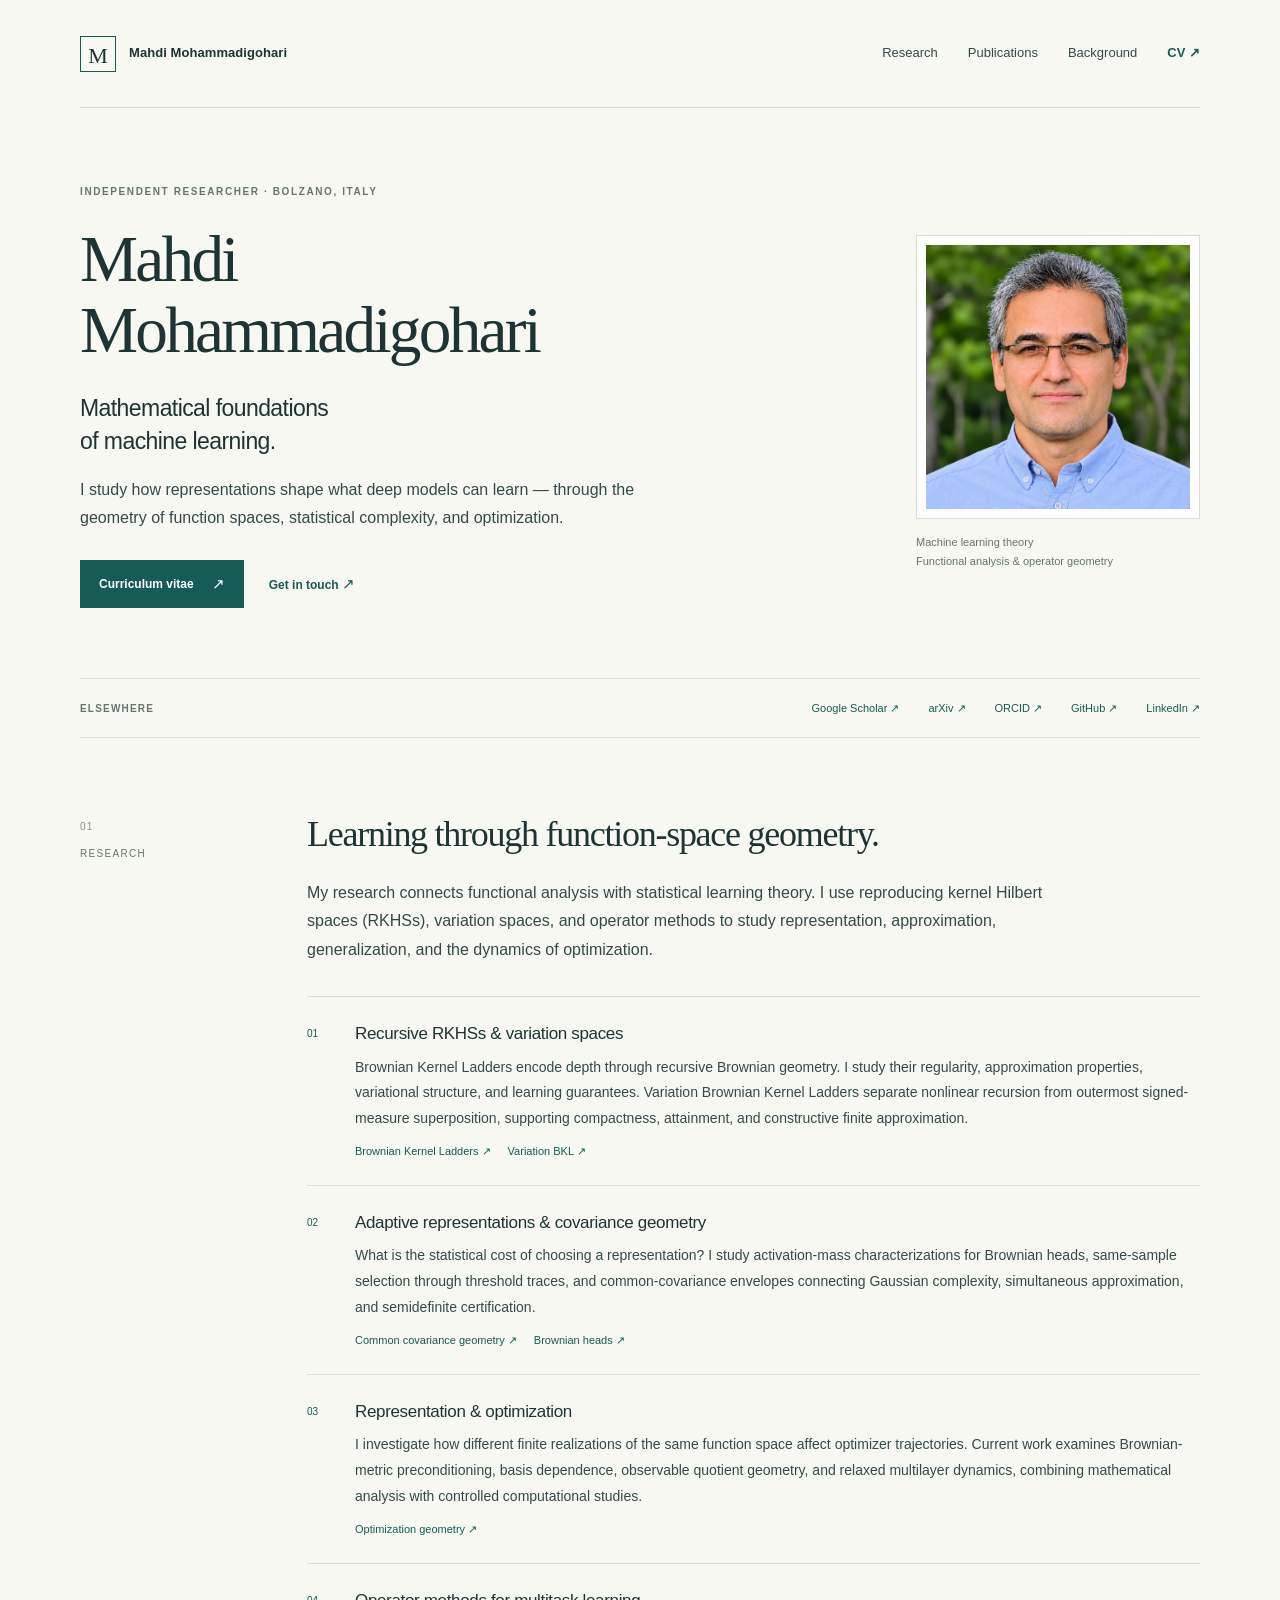
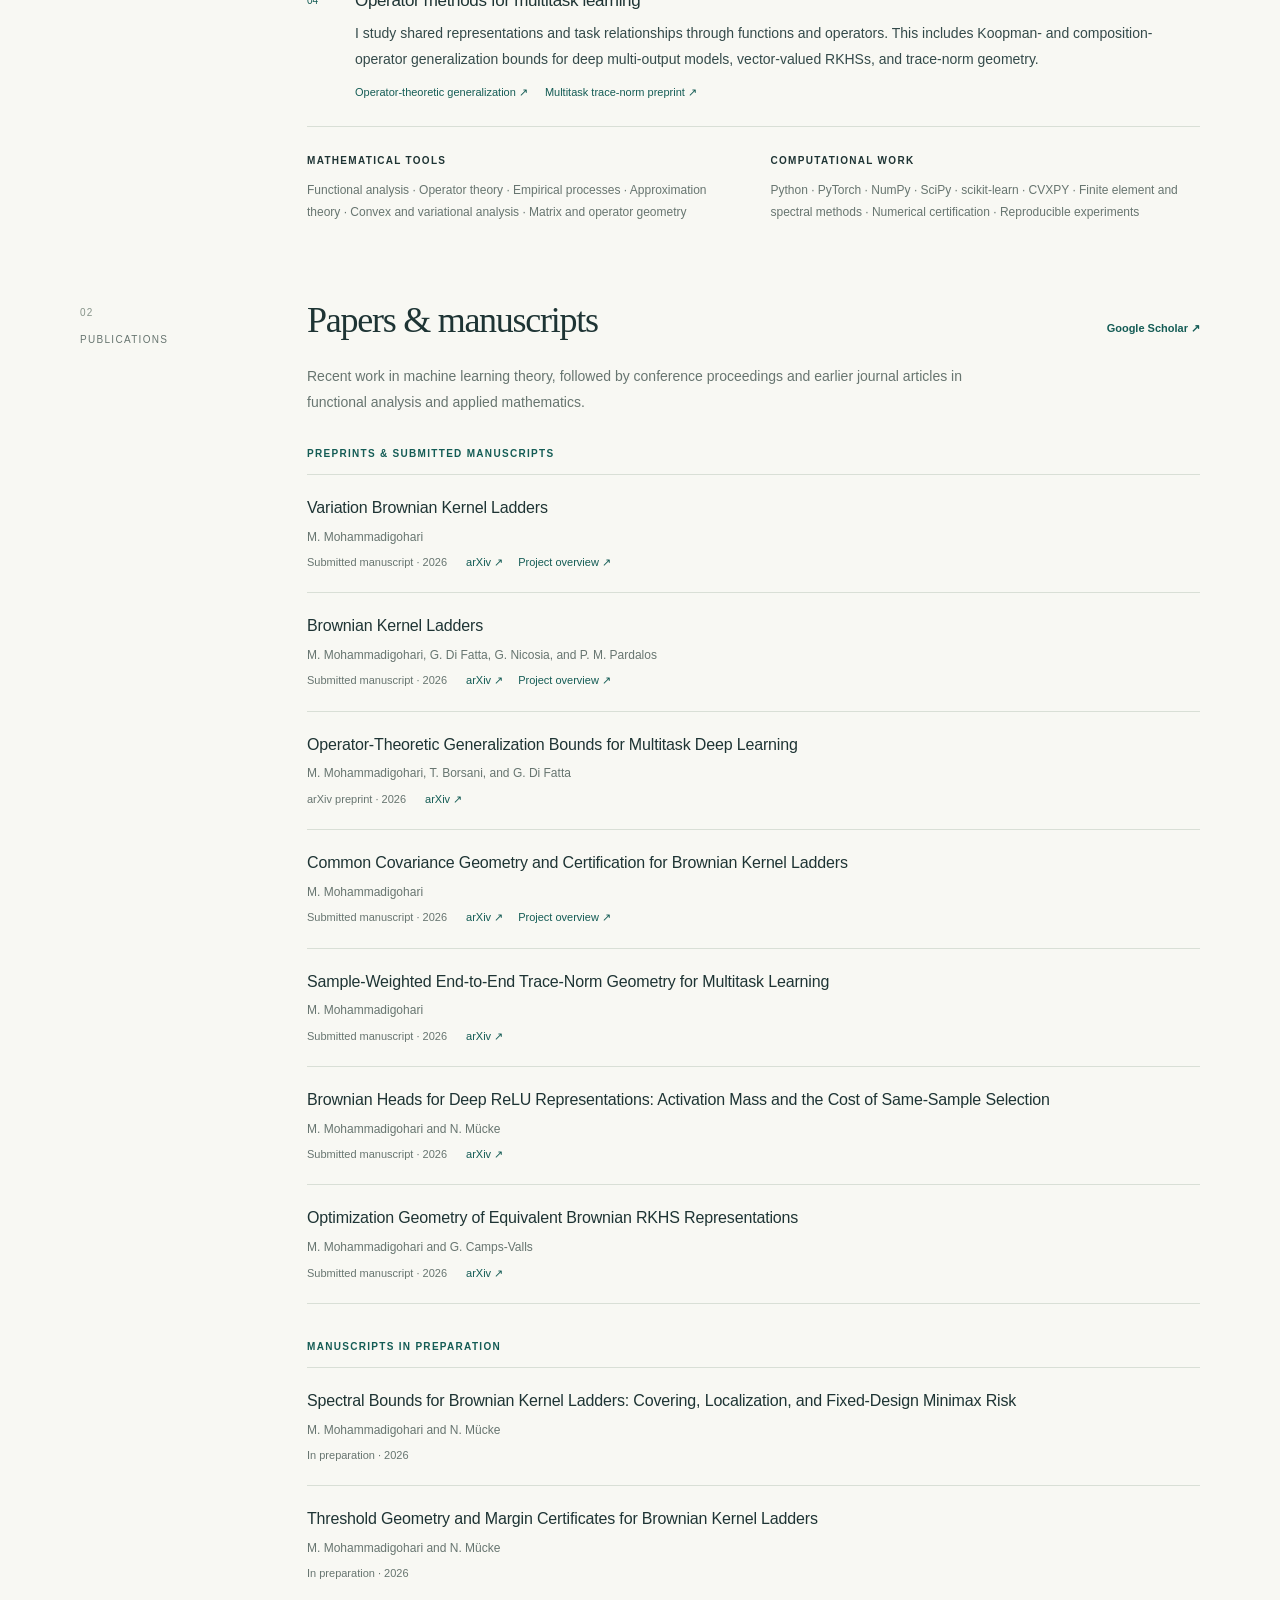
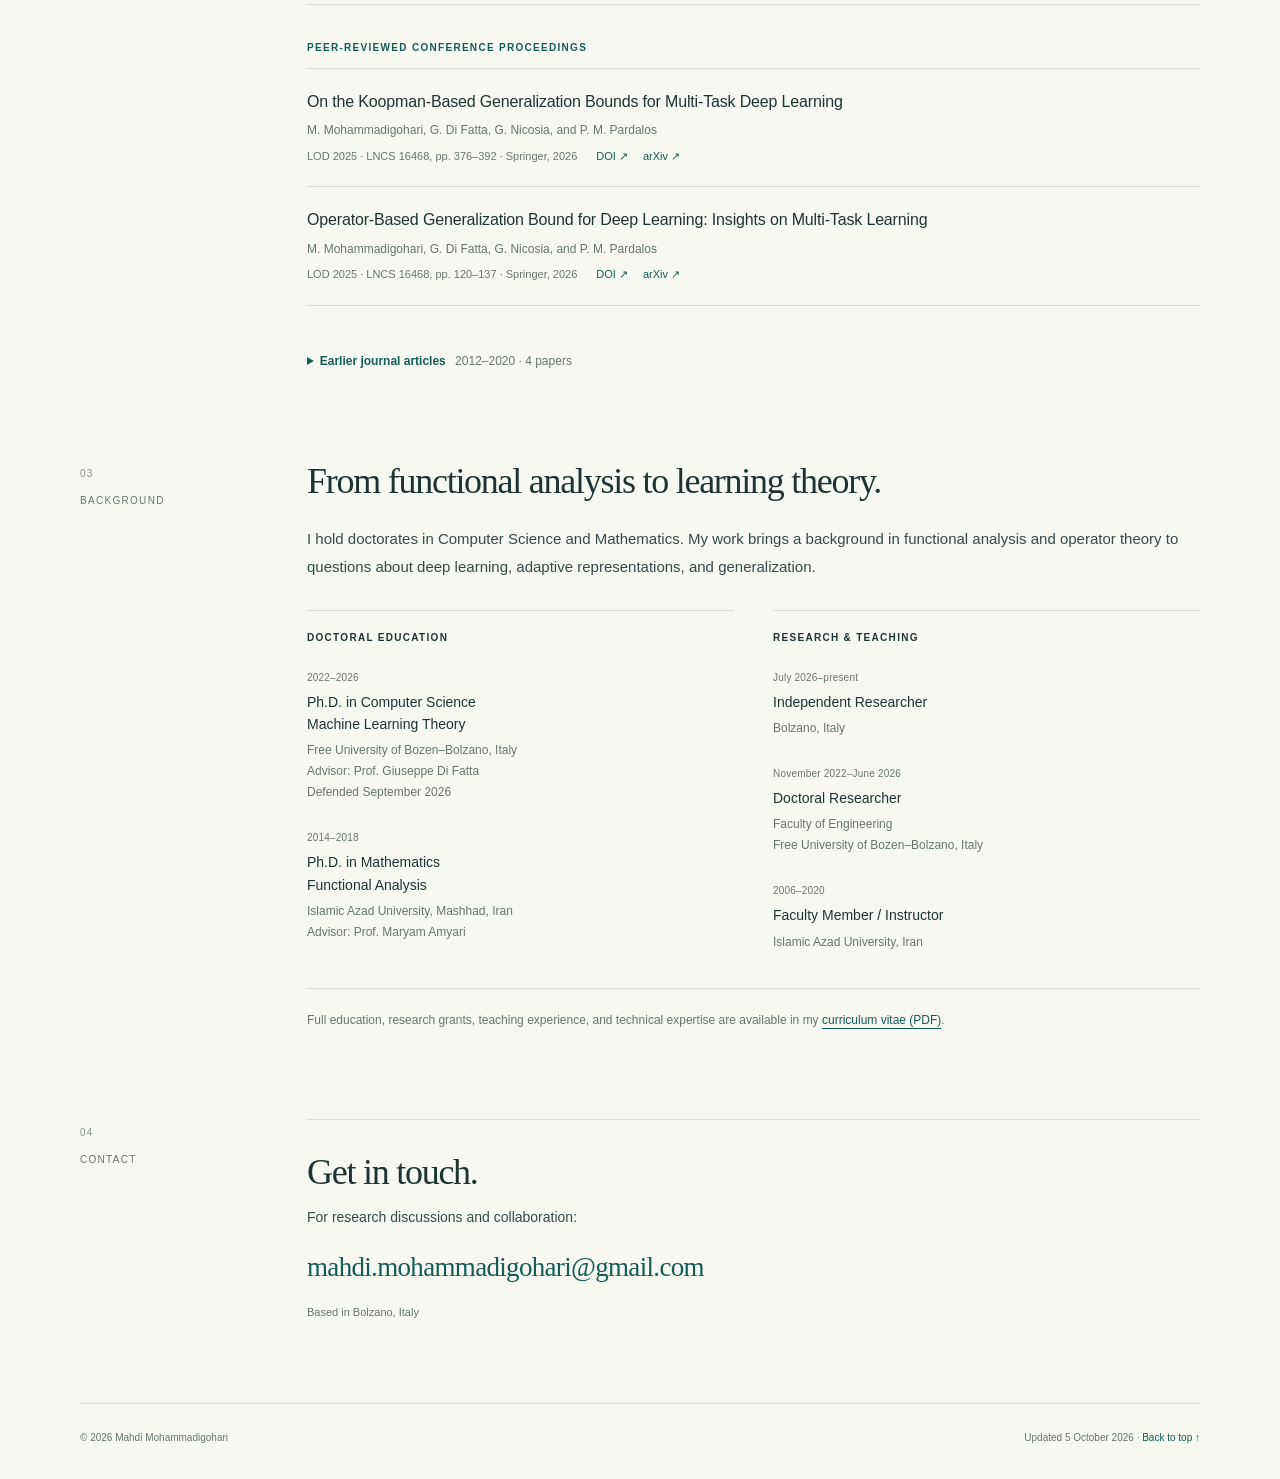
<file: index.html>
<!DOCTYPE html>
<html lang="en">
<head>
  <meta charset="UTF-8">
  <meta name="viewport" content="width=device-width, initial-scale=1">
  <meta name="description" content="Mahdi Mohammadigohari — independent researcher in machine learning theory and functional analysis. Research on Brownian kernel ladders, representation learning, statistical complexity, and optimization geometry.">
  <meta name="author" content="Mahdi Mohammadigohari">
  <meta property="og:title" content="Mahdi Mohammadigohari | Machine Learning Theory">
  <meta property="og:description" content="Mathematical foundations of machine learning. Research, publications, and background in kernel methods, representation learning, and optimization geometry.">
  <meta property="og:image" content="https://mmg1980cs.github.io/myphoto-2026-11-final.webp">
  <meta property="og:url" content="https://mmg1980cs.github.io/">
  <meta property="og:type" content="website">
  <meta name="theme-color" content="#145c55">
  <link rel="canonical" href="https://mmg1980cs.github.io/">
  <link rel="icon" type="image/svg+xml" href="assets/favicon.svg">
  <link rel="stylesheet" href="assets/site.css">
  <title>Mahdi Mohammadigohari | Machine Learning Theory</title>
  <!-- Google Analytics -->
  <script async src="https://www.googletagmanager.com/gtag/js?id=G-FGTDMCL7GJ"></script>
  <script>
    window.dataLayer = window.dataLayer || [];
    function gtag() { window.dataLayer.push(arguments); }
    gtag("js", new Date());
    gtag("config", "G-FGTDMCL7GJ");
  </script>
</head>
<body>
<a class="skip-link" href="#main">Skip to main content</a>
<div class="wrap">
  <header class="site-header">
    <a class="wordmark" href="#top" aria-label="Mahdi Mohammadigohari, home"><span class="monogram" aria-hidden="true">M</span><span class="wordmark-name">Mahdi Mohammadigohari</span></a>
    <nav class="site-nav" aria-label="Main navigation">
      <a href="#research">Research</a>
      <a href="#publications">Publications</a>
      <a href="#background">Background</a>
      <a class="nav-cv" href="Mahdi_Mohammadigohari_CV.pdf">CV <span aria-hidden="true">↗</span></a>
    </nav>
  </header>
  <main id="main">
    <section class="hero" id="top" aria-labelledby="name">
      <div class="hero-copy">
        <p class="eyebrow">Independent researcher · Bolzano, Italy</p>
        <h1 id="name"><span>Mahdi</span><span>Mohammadigohari</span></h1>
        <p class="hero-subtitle">Mathematical foundations<br>of machine learning.</p>
        <p class="hero-description">I study how representations shape what deep models can learn — through the geometry of function spaces, statistical complexity, and optimization.</p>
        <div class="hero-actions">
          <a class="button" href="Mahdi_Mohammadigohari_CV.pdf">Curriculum vitae <span class="arrow" aria-hidden="true">↗</span></a>
          <a class="text-link" href="mailto:mahdi.mohammadigohari@gmail.com">Get in touch <span class="arrow" aria-hidden="true">↗</span></a>
        </div>
      </div>
      <figure class="portrait">
        <div class="portrait-frame"><img src="myphoto-2026-11-final.webp" width="640" height="640" alt="Portrait of Mahdi Mohammadigohari" fetchpriority="high"></div>
        <figcaption><span>Machine learning theory</span><span>Functional analysis &amp; operator geometry</span></figcaption>
      </figure>
    </section>
    <div class="profile-links" aria-label="Academic profiles">
      <span class="links-label">Elsewhere</span>
      <a href="https://scholar.google.com/citations?hl=en&amp;user=xywR8SAAAAAJ&amp;view_op=list_works&amp;sortby=pubdate">Google Scholar <span aria-hidden="true">↗</span></a>
      <a href="https://arxiv.org/search/?query=Mahdi+Mohammadigohari&amp;searchtype=author">arXiv <span aria-hidden="true">↗</span></a>
      <a href="https://orcid.org/0000-0002-4811-6585">ORCID <span aria-hidden="true">↗</span></a>
      <a href="https://github.com/mmg1980CS">GitHub <span aria-hidden="true">↗</span></a>
      <a href="https://www.linkedin.com/in/mahdi-mohammadigohari-659b0b254">LinkedIn <span aria-hidden="true">↗</span></a>
    </div>
    <section class="content-section" id="research" aria-labelledby="research-heading">
      <p class="section-label"><span>01</span>Research</p>
      <div class="section-content">
        <h2 id="research-heading">Learning through function-space geometry.</h2>
        <p class="section-intro">My research connects functional analysis with statistical learning theory. I use reproducing kernel Hilbert spaces (RKHSs), variation spaces, and operator methods to study representation, approximation, generalization, and the dynamics of optimization.</p>
        <ol class="research-list">
          <li class="research-item"><div>
            <h3>Recursive RKHSs &amp; variation spaces</h3>
            <p>Brownian Kernel Ladders encode depth through recursive Brownian geometry. I study their regularity, approximation properties, variational structure, and learning guarantees. Variation Brownian Kernel Ladders separate nonlinear recursion from outermost signed-measure superposition, supporting compactness, attainment, and constructive finite approximation.</p>
            <div class="research-links"><a href="bkl.html">Brownian Kernel Ladders <span aria-hidden="true">↗</span></a><a href="vbkl.html">Variation BKL <span aria-hidden="true">↗</span></a></div>
          </div></li>
          <li class="research-item"><div>
            <h3>Adaptive representations &amp; covariance geometry</h3>
            <p>What is the statistical cost of choosing a representation? I study activation-mass characterizations for Brownian heads, same-sample selection through threshold traces, and common-covariance envelopes connecting Gaussian complexity, simultaneous approximation, and semidefinite certification.</p>
            <div class="research-links"><a href="cove-bkl.html">Common covariance geometry <span aria-hidden="true">↗</span></a><a href="https://arxiv.org/abs/2609.21422">Brownian heads <span aria-hidden="true">↗</span></a></div>
          </div></li>
          <li class="research-item"><div>
            <h3>Representation &amp; optimization</h3>
            <p>I investigate how different finite realizations of the same function space affect optimizer trajectories. Current work examines Brownian-metric preconditioning, basis dependence, observable quotient geometry, and relaxed multilayer dynamics, combining mathematical analysis with controlled computational studies.</p>
            <div class="research-links"><a href="https://arxiv.org/abs/2609.21693">Optimization geometry <span aria-hidden="true">↗</span></a></div>
          </div></li>
          <li class="research-item"><div>
            <h3>Operator methods for multitask learning</h3>
            <p>I study shared representations and task relationships through functions and operators. This includes Koopman- and composition-operator generalization bounds for deep multi-output models, vector-valued RKHSs, and trace-norm geometry.</p>
            <div class="research-links"><a href="https://arxiv.org/abs/2608.15982">Operator-theoretic generalization <span aria-hidden="true">↗</span></a><a href="https://arxiv.org/abs/2609.29520">Multitask trace-norm preprint <span aria-hidden="true">↗</span></a></div>
          </div></li>
        </ol>
        <div class="methods">
          <div><h3>Mathematical tools</h3><p>Functional analysis · Operator theory · Empirical processes · Approximation theory · Convex and variational analysis · Matrix and operator geometry</p></div>
          <div><h3>Computational work</h3><p>Python · PyTorch · NumPy · SciPy · scikit-learn · CVXPY · Finite element and spectral methods · Numerical certification · Reproducible experiments</p></div>
        </div>
      </div>
    </section>
    <section class="content-section" id="publications" aria-labelledby="publications-heading">
      <p class="section-label"><span>02</span>Publications</p>
      <div class="section-content">
        <div class="section-heading"><h2 id="publications-heading">Papers &amp; manuscripts</h2><a class="text-link" href="https://scholar.google.com/citations?hl=en&amp;user=xywR8SAAAAAJ&amp;view_op=list_works&amp;sortby=pubdate">Google Scholar <span aria-hidden="true">↗</span></a></div>
        <p class="publication-intro">Recent work in machine learning theory, followed by conference proceedings and earlier journal articles in functional analysis and applied mathematics.</p>
<div class="pub-group"><h3>Preprints &amp; submitted manuscripts</h3>
<ol class="publications">
<li class="publication"><p class="pub-title"><a href="https://arxiv.org/abs/2608.13882">Variation Brownian Kernel Ladders</a></p><p class="pub-authors">M. Mohammadigohari</p><div class="pub-meta"><span class="pub-status">Submitted manuscript · 2026</span><span class="pub-links"><a href="https://arxiv.org/abs/2608.13882">arXiv <span aria-hidden="true">↗</span></a><a href="vbkl.html">Project overview <span aria-hidden="true">↗</span></a></span></div></li>
<li class="publication"><p class="pub-title"><a href="https://arxiv.org/abs/2606.15812">Brownian Kernel Ladders</a></p><p class="pub-authors">M. Mohammadigohari, G. Di Fatta, G. Nicosia, and P. M. Pardalos</p><div class="pub-meta"><span class="pub-status">Submitted manuscript · 2026</span><span class="pub-links"><a href="https://arxiv.org/abs/2606.15812">arXiv <span aria-hidden="true">↗</span></a><a href="bkl.html">Project overview <span aria-hidden="true">↗</span></a></span></div></li>
<li class="publication"><p class="pub-title"><a href="https://arxiv.org/abs/2608.15982">Operator-Theoretic Generalization Bounds for Multitask Deep Learning</a></p><p class="pub-authors">M. Mohammadigohari, T. Borsani, and G. Di Fatta</p><div class="pub-meta"><span class="pub-status">arXiv preprint · 2026</span><span class="pub-links"><a href="https://arxiv.org/abs/2608.15982">arXiv <span aria-hidden="true">↗</span></a></span></div></li>
<li class="publication"><p class="pub-title"><a href="https://arxiv.org/abs/2609.29525">Common Covariance Geometry and Certification for Brownian Kernel Ladders</a></p><p class="pub-authors">M. Mohammadigohari</p><div class="pub-meta"><span class="pub-status">Submitted manuscript · 2026</span><span class="pub-links"><a href="https://arxiv.org/abs/2609.29525">arXiv <span aria-hidden="true">↗</span></a><a href="cove-bkl.html">Project overview <span aria-hidden="true">↗</span></a></span></div></li>
<li class="publication"><p class="pub-title"><a href="https://arxiv.org/abs/2609.29520">Sample-Weighted End-to-End Trace-Norm Geometry for Multitask Learning</a></p><p class="pub-authors">M. Mohammadigohari</p><div class="pub-meta"><span class="pub-status">Submitted manuscript · 2026</span><span class="pub-links"><a href="https://arxiv.org/abs/2609.29520">arXiv <span aria-hidden="true">↗</span></a></span></div></li>
<li class="publication"><p class="pub-title"><a href="https://arxiv.org/abs/2609.21422">Brownian Heads for Deep ReLU Representations: Activation Mass and the Cost of Same-Sample Selection</a></p><p class="pub-authors">M. Mohammadigohari and N. Mücke</p><div class="pub-meta"><span class="pub-status">Submitted manuscript · 2026</span><span class="pub-links"><a href="https://arxiv.org/abs/2609.21422">arXiv <span aria-hidden="true">↗</span></a></span></div></li>
<li class="publication"><p class="pub-title"><a href="https://arxiv.org/abs/2609.21693">Optimization Geometry of Equivalent Brownian RKHS Representations</a></p><p class="pub-authors">M. Mohammadigohari and G. Camps-Valls</p><div class="pub-meta"><span class="pub-status">Submitted manuscript · 2026</span><span class="pub-links"><a href="https://arxiv.org/abs/2609.21693">arXiv <span aria-hidden="true">↗</span></a></span></div></li>
</ol>
</div>
<div class="pub-group"><h3>Manuscripts in preparation</h3>
<ol class="publications">
<li class="publication"><p class="pub-title">Spectral Bounds for Brownian Kernel Ladders: Covering, Localization, and Fixed-Design Minimax Risk</p><p class="pub-authors">M. Mohammadigohari and N. Mücke</p><div class="pub-meta"><span class="pub-status">In preparation · 2026</span></div></li>
<li class="publication"><p class="pub-title">Threshold Geometry and Margin Certificates for Brownian Kernel Ladders</p><p class="pub-authors">M. Mohammadigohari and N. Mücke</p><div class="pub-meta"><span class="pub-status">In preparation · 2026</span></div></li>
</ol>
</div>
<div class="pub-group"><h3>Peer-reviewed conference proceedings</h3>
<ol class="publications">
<li class="publication"><p class="pub-title"><a href="https://doi.org/10.1007/978-3-032-21480-5_25">On the Koopman-Based Generalization Bounds for Multi-Task Deep Learning</a></p><p class="pub-authors">M. Mohammadigohari, G. Di Fatta, G. Nicosia, and P. M. Pardalos</p><div class="pub-meta"><span class="pub-status">LOD 2025 · LNCS 16468, pp. 376–392 · Springer, 2026</span><span class="pub-links"><a href="https://doi.org/10.1007/978-3-032-21480-5_25">DOI <span aria-hidden="true">↗</span></a><a href="https://arxiv.org/abs/2512.19199">arXiv <span aria-hidden="true">↗</span></a></span></div></li>
<li class="publication"><p class="pub-title"><a href="https://doi.org/10.1007/978-3-032-21480-5_9">Operator-Based Generalization Bound for Deep Learning: Insights on Multi-Task Learning</a></p><p class="pub-authors">M. Mohammadigohari, G. Di Fatta, G. Nicosia, and P. M. Pardalos</p><div class="pub-meta"><span class="pub-status">LOD 2025 · LNCS 16468, pp. 120–137 · Springer, 2026</span><span class="pub-links"><a href="https://doi.org/10.1007/978-3-032-21480-5_9">DOI <span aria-hidden="true">↗</span></a><a href="https://arxiv.org/abs/2512.19184">arXiv <span aria-hidden="true">↗</span></a></span></div></li>
</ol>
</div>
<details class="earlier-publications"><summary>Earlier journal articles <span>2012–2020 · 4 papers</span></summary><ol class="publications">
<li class="publication"><p class="pub-title"><a href="https://doi.org/10.1007/s13226-020-0467-8">The Operator-Valued Parallelism and Norm-Parallelism in Matrices</a></p><p class="pub-authors">M. Mohammadi Gohari and M. Amyari</p><div class="pub-meta"><span class="pub-status">Indian Journal of Pure and Applied Mathematics, 51(4):1305–1316 · 2020</span><span class="pub-links"><a href="https://doi.org/10.1007/s13226-020-0467-8">DOI <span aria-hidden="true">↗</span></a></span></div></li>
<li class="publication"><p class="pub-title"><a href="https://doi.org/10.32513/tbilisi/1561082568">Parallelism in Hilbert K(H)-Modules</a></p><p class="pub-authors">M. Mohammadi Gohari and M. Amyari</p><div class="pub-meta"><span class="pub-status">Tbilisi Mathematical Journal, 12(2):67–75 · 2019</span><span class="pub-links"><a href="https://doi.org/10.32513/tbilisi/1561082568">DOI <span aria-hidden="true">↗</span></a><a href="https://arxiv.org/abs/1812.00164">arXiv <span aria-hidden="true">↗</span></a></span></div></li>
<li class="publication"><p class="pub-title"><a href="https://doi.org/10.1515/ms-2017-0192">Refinements of the Heinz Inequalities for Operators and Matrices</a></p><p class="pub-authors">M. Mohammadi Gohari and M. Amyari</p><div class="pub-meta"><span class="pub-status">Mathematica Slovaca, 68(6):1431–1438 · 2018</span><span class="pub-links"><a href="https://doi.org/10.1515/ms-2017-0192">DOI <span aria-hidden="true">↗</span></a></span></div></li>
<li class="publication"><p class="pub-title"><a href="https://doi.org/10.56093/ijans.v82i9.23658">Using Mathematical Models for the Lactation Curve of Milk and Fat Production in Iranian Holstein Cows</a></p><p class="pub-authors">M. H. Jahandar, M. Elahi Torshizi, H. Farhangfar, and M. Mohammadi Gohari</p><div class="pub-meta"><span class="pub-status">Indian Journal of Animal Sciences, 82(9):1016–1021 · 2012</span><span class="pub-links"><a href="https://doi.org/10.56093/ijans.v82i9.23658">DOI <span aria-hidden="true">↗</span></a></span></div></li>
</ol></details>
      </div>
    </section>
    <section class="content-section" id="background" aria-labelledby="background-heading">
      <p class="section-label"><span>03</span>Background</p>
      <div class="section-content">
        <h2 id="background-heading">From functional analysis to learning theory.</h2>
        <p class="background-intro">I hold doctorates in Computer Science and Mathematics. My work brings a background in functional analysis and operator theory to questions about deep learning, adaptive representations, and generalization.</p>
        <div class="background-columns">
          <div>
            <h3>Doctoral education</h3>
            <ul class="timeline">
              <li><span class="date">2022–2026</span><span class="role">Ph.D. in Computer Science<br>Machine Learning Theory</span><span class="place">Free University of Bozen–Bolzano, Italy</span><span class="detail">Advisor: Prof. Giuseppe Di Fatta<br>Defended September 2026</span></li>
              <li><span class="date">2014–2018</span><span class="role">Ph.D. in Mathematics<br>Functional Analysis</span><span class="place">Islamic Azad University, Mashhad, Iran</span><span class="detail">Advisor: Prof. Maryam Amyari</span></li>
            </ul>
          </div>
          <div>
            <h3>Research &amp; teaching</h3>
            <ul class="timeline">
              <li><span class="date">July 2026–present</span><span class="role">Independent Researcher</span><span class="place">Bolzano, Italy</span></li>
              <li><span class="date">November 2022–June 2026</span><span class="role">Doctoral Researcher</span><span class="place">Faculty of Engineering<br>Free University of Bozen–Bolzano, Italy</span></li>
              <li><span class="date">2006–2020</span><span class="role">Faculty Member / Instructor</span><span class="place">Islamic Azad University, Iran</span></li>
            </ul>
          </div>
        </div>
        <p class="background-note">Full education, research grants, teaching experience, and technical expertise are available in my <a href="Mahdi_Mohammadigohari_CV.pdf">curriculum vitae (PDF)</a>.</p>
      </div>
    </section>
    <section class="content-section contact-section" id="contact" aria-labelledby="contact-heading">
      <p class="section-label"><span>04</span>Contact</p>
      <div class="section-content contact-panel">
        <h2 id="contact-heading">Get in touch.</h2>
        <p>For research discussions and collaboration:</p>
        <a class="contact-email" href="mailto:mahdi.mohammadigohari@gmail.com">mahdi.mohammadigohari@gmail.com</a>
        <p class="contact-meta">Based in Bolzano, Italy</p>
      </div>
    </section>
  </main>
  <footer class="site-footer"><p>© 2026 Mahdi Mohammadigohari</p><p>Updated 5 October 2026 · <a href="#top">Back to top ↑</a></p></footer>
</div>
</body>
</html>
</file>
<file: assets/site.css>
:root {
  color-scheme: light;
  --paper: #f8f8f3;
  --white: #fff;
  --ink: #1e3434;
  --text: #344a4a;
  --muted: #677570;
  --accent: #145c55;
  --line: #d9dfd6;
  --wash: #e9efea;
  --serif: Georgia, 'Times New Roman', serif;
  --sans: -apple-system, BlinkMacSystemFont, 'Segoe UI', Arial, sans-serif;
}
* { box-sizing: border-box; }
html { scroll-behavior: smooth; scroll-padding-top: 30px; }
body { margin: 0; background: var(--paper); color: var(--text); font-family: var(--sans); font-size: 16px; line-height: 1.7; -webkit-font-smoothing: antialiased; }
::selection { color: var(--ink); background: #cbded1; }
a { color: var(--accent); text-underline-offset: 4px; text-decoration-thickness: 1px; }
a:hover { color: var(--ink); }
a:focus-visible, summary:focus-visible { outline: 3px solid var(--accent); outline-offset: 6px; border-radius: 2px; }
img { max-width: 100%; display: block; }
h1, h2, h3, p { margin-top: 0; }
h1, h2, h3 { color: var(--ink); }
.wrap { width: min(1120px, calc(100% - 88px)); margin-inline: auto; }
.skip-link { position: absolute; z-index: 2; top: -80px; left: 20px; padding: 10px 16px; background: var(--white); }
.skip-link:focus { top: 10px; }
.site-header { display: flex; justify-content: space-between; align-items: center; gap: 30px; min-height: 108px; border-bottom: 1px solid var(--line); }
.wordmark { display: flex; align-items: center; gap: 13px; text-decoration: none; color: var(--ink); font-size: 13px; font-weight: 600; letter-spacing: .005em; }
.monogram { display: grid; place-items: center; width: 36px; height: 36px; border: 1px solid var(--accent); font-family: var(--serif); font-size: 22px; font-weight: 400; }
.site-nav { display: flex; align-items: center; gap: 30px; font-size: 13px; }
.site-nav a { text-decoration: none; color: var(--text); }
.site-nav a:hover { color: var(--accent); text-decoration: underline; }
.site-nav .nav-cv { color: var(--accent); font-weight: 600; }
.hero { display: grid; grid-template-columns: minmax(0, 1fr) 284px; gap: 82px; align-items: center; padding-block: 76px 70px; }
.eyebrow { margin-bottom: 24px; font-size: 10px; font-weight: 600; line-height: 1.6; letter-spacing: .16em; text-transform: uppercase; color: var(--muted); }
.hero h1 { font-family: var(--serif); font-weight: 400; font-size: clamp(46px, 5.1vw, 68px); line-height: 1.08; letter-spacing: -.042em; margin-bottom: 27px; }
.hero h1 span { display: block; }
.hero-subtitle { max-width: 530px; font-size: 23px; font-weight: 400; line-height: 1.45; letter-spacing: -.025em; margin-bottom: 17px; color: var(--ink); }
.hero-description { max-width: 560px; font-size: 16px; line-height: 1.8; margin-bottom: 27px; }
.hero-actions { display: flex; align-items: center; flex-wrap: wrap; gap: 25px; }
.button { display: inline-flex; justify-content: center; align-items: center; gap: 18px; padding: 10px 18px; color: #fff; background: var(--accent); border: 1px solid var(--accent); font-size: 12px; font-weight: 600; text-decoration: none; }
.button:hover { color: #fff; background: var(--ink); }
.text-link { font-size: 12px; font-weight: 600; text-decoration: none; }
.text-link:hover { text-decoration: underline; }
.arrow { font-size: 15px; font-weight: 400; }
.portrait { margin: 0; align-self: center; padding-top: 15px; }
.portrait-frame { padding: 9px; background: var(--white); border: 1px solid var(--line); }
.portrait img { width: 264px; height: 264px; object-fit: contain; object-position: 50% 50%; }
.portrait figcaption { margin-top: 14px; color: var(--muted); font-size: 11px; line-height: 1.8; }
.portrait figcaption span { display: block; }
.profile-links { display: flex; flex-wrap: wrap; align-items: center; column-gap: 29px; row-gap: 9px; padding-block: 20px; border-top: 1px solid var(--line); border-bottom: 1px solid var(--line); font-size: 11px; }
.profile-links .links-label { margin-right: auto; color: var(--muted); font-size: 10px; font-weight: 600; text-transform: uppercase; letter-spacing: .12em; }
.profile-links a { text-decoration: none; }
.profile-links a:hover { text-decoration: underline; }
.content-section { display: grid; grid-template-columns: 172px minmax(0, 1fr); gap: 55px; padding-top: 75px; }
.section-label { margin: 5px 0 0; color: var(--muted); font-size: 10px; font-weight: 500; text-transform: uppercase; letter-spacing: .13em; }
.section-label span { display: block; color: #87948a; margin-bottom: 10px; font-size: 10px; }
.section-content h2 { font-family: var(--serif); font-size: 36px; font-weight: 400; line-height: 1.2; letter-spacing: -.035em; margin-bottom: 22px; }
.section-intro { font-size: 16px; max-width: 780px; line-height: 1.8; margin-bottom: 31px; }
.research-list { margin: 0; padding: 0; list-style: none; counter-reset: research; }
.research-item { display: grid; grid-template-columns: 32px 1fr; gap: 16px; border-top: 1px solid var(--line); padding-block: 24px; counter-increment: research; }
.research-item::before { content: '0' counter(research); padding-top: 4px; color: var(--accent); font-size: 10px; }
.research-item h3 { margin-bottom: 8px; font-size: 17px; line-height: 1.5; font-weight: 500; letter-spacing: -.02em; }
.research-item p { color: var(--text); font-size: 14px; line-height: 1.85; margin-bottom: 10px; }
.research-links { display: flex; flex-wrap: wrap; gap: 17px; font-size: 11px; }
.research-links a { text-decoration: none; }
.research-links a:hover { text-decoration: underline; }
.methods { border-top: 1px solid var(--line); padding-top: 25px; display: grid; grid-template-columns: 1fr 1fr; gap: 34px; }
.methods h3 { font-size: 10px; font-weight: 600; text-transform: uppercase; letter-spacing: .13em; margin-bottom: 10px; }
.methods p { font-size: 12px; line-height: 1.9; color: var(--muted); margin-bottom: 0; }
.section-heading { display: flex; gap: 25px; align-items: baseline; justify-content: space-between; }
.section-heading .text-link { white-space: nowrap; font-size: 11px; }
.publication-intro { font-size: 14px; line-height: 1.8; color: var(--muted); margin-bottom: 30px; max-width: 690px; }
.pub-group + .pub-group { margin-top: 34px; }
.pub-group h3 { font-size: 10px; font-weight: 600; color: var(--accent); letter-spacing: .13em; text-transform: uppercase; padding-bottom: 12px; margin-bottom: 0; border-bottom: 1px solid var(--line); }
.publications { padding: 0; margin: 0; list-style: none; }
.publication { padding: 21px 0 20px; border-bottom: 1px solid var(--line); }
.pub-title { font-size: 16px; font-weight: 500; color: var(--ink); line-height: 1.55; margin-bottom: 6px; letter-spacing: -.01em; }
.pub-title a { color: inherit; text-decoration: none; }
.pub-title a:hover { color: var(--accent); text-decoration: underline; }
.pub-authors { margin-bottom: 6px; font-size: 12px; color: var(--muted); line-height: 1.7; }
.pub-meta { display: flex; flex-wrap: wrap; align-items: baseline; column-gap: 19px; row-gap: 5px; font-size: 11px; line-height: 1.75; }
.pub-status { color: var(--muted); }
.pub-links { display: inline-flex; flex-wrap: wrap; gap: 15px; }
.pub-links a { text-decoration: none; font-weight: 500; }
.pub-links a:hover { text-decoration: underline; }
.earlier-publications { margin-top: 31px; }
.earlier-publications summary { cursor: pointer; color: var(--accent); padding-block: 14px; font-size: 12px; font-weight: 600; list-style-position: inside; }
.earlier-publications summary:hover { color: var(--ink); }
.earlier-publications summary span { font-weight: 400; color: var(--muted); margin-left: 6px; }
.earlier-publications .publication:first-child { border-top: 1px solid var(--line); }
.background-intro { font-size: 15px; line-height: 1.85; margin-bottom: 29px; }
.background-columns { display: grid; grid-template-columns: 1fr 1fr; gap: 39px; }
.background-columns h3 { border-top: 1px solid var(--line); padding-top: 18px; margin-bottom: 23px; font-size: 10px; text-transform: uppercase; letter-spacing: .13em; }
.timeline { padding: 0; margin: 0; list-style: none; }
.timeline li { margin-bottom: 26px; }
.timeline .date { display: block; margin-bottom: 5px; font-size: 10px; letter-spacing: .02em; color: var(--muted); }
.timeline .role { display: block; font-size: 14px; color: var(--ink); font-weight: 500; line-height: 1.6; margin-bottom: 5px; }
.timeline .place, .timeline .detail { display: block; font-size: 12px; color: var(--muted); line-height: 1.75; }
.background-note { margin-top: 9px; padding: 20px 0 0; border-top: 1px solid var(--line); font-size: 12px; line-height: 1.9; color: var(--muted); }
.contact-section { padding-bottom: 66px; }
.contact-panel { border-top: 1px solid var(--line); padding-top: 31px; }
.contact-panel h2 { margin-bottom: 12px; }
.contact-panel p { font-size: 14px; margin-bottom: 15px; }
.contact-email { font-family: var(--serif); font-size: clamp(18px, 2.3vw, 27px); text-decoration: none; letter-spacing: -.025em; overflow-wrap: anywhere; }
.contact-email:hover { text-decoration: underline; }
.contact-meta { margin-top: 13px; color: var(--muted); font-size: 11px !important; }
.site-footer { display: flex; flex-wrap: wrap; justify-content: space-between; gap: 12px 30px; border-top: 1px solid var(--line); padding-block: 25px 33px; color: var(--muted); font-size: 10px; }
.site-footer p { margin-bottom: 0; }
.site-footer a { text-decoration: none; }
@media (min-width: 1500px) { .hero { padding-block: 88px 80px; } }
@media (max-width: 1050px) {
 .wrap { width: calc(100% - 64px); }
 .hero { grid-template-columns: minmax(0, 1fr) 230px; gap: 48px; }
 .hero h1 { font-size: clamp(43px, 5.1vw, 53px); }
 .hero-subtitle { font-size: 21px; }
 .portrait img { width: 210px; height: 236px; }
 .content-section { grid-template-columns: 130px minmax(0, 1fr); gap: 36px; }
 .site-nav { gap: 22px; }
}
@media (max-width: 760px) {
 .wrap { width: calc(100% - 44px); }
 .site-header { min-height: 88px; gap: 20px; }
 .wordmark-name { display: none; }
 .site-nav { gap: 20px; font-size: 12px; }
 .hero { padding-block: 49px 42px; grid-template-columns: minmax(0, 1fr) 155px; gap: 24px; align-items: start; }
 .hero h1 { font-size: clamp(30px, 5.8vw, 44px); }
 .hero-subtitle { font-size: 18px; }
 .hero-description { font-size: 14px; }
 .hero .eyebrow { font-size: 9px; }
 .portrait { padding-top: 39px; }
 .portrait-frame { padding: 6px; }
 .portrait img { width: 141px; height: 166px; }
 .portrait figcaption { font-size: 9px; }
 .hero-actions { gap: 18px; }
 .profile-links { column-gap: 20px; font-size: 11px; }
 .profile-links .links-label { width: 100%; }
 .content-section { grid-template-columns: 1fr; gap: 22px; padding-top: 52px; }
 .section-label { display: flex; gap: 16px; margin: 0; }
 .section-label span { margin: 0; }
 .section-content h2 { font-size: 31px; }
 .contact-section { padding-bottom: 45px; }
 .contact-email { font-size: 24px; }
}
@media (max-width: 520px) {
 .wrap { width: calc(100% - 40px); }
 .site-header { min-height: 78px; }
 .monogram { width: 30px; height: 30px; font-size: 19px; }
 .site-nav { gap: 17px; font-size: 11px; }
 .hero { grid-template-columns: 1fr; position: relative; gap: 25px; padding-block: 37px 33px; }
 .hero .eyebrow { padding-right: 83px; max-width: 300px; margin-bottom: 29px; font-size: 9px; }
 .hero h1 { font-size: clamp(30px, 9.4vw, 48px); max-width: 100%; margin-bottom: 20px; }
 .hero-subtitle { font-size: 21px; max-width: 310px; line-height: 1.5; margin-bottom: 14px; }
 .hero-description { font-size: 14px; line-height: 1.9; }
 .hero-actions { gap: 22px; }
 .portrait { position: absolute; top: 30px; right: 0; width: 63px; padding: 0; }
 .portrait-frame { padding: 3px; }
 .portrait img { width: 55px; height: 55px; }
 .portrait figcaption { display: none; }
 .profile-links { column-gap: 22px; row-gap: 12px; padding-block: 19px; }
 .profile-links .links-label { font-size: 9px; }
 .section-heading { display: block; }
 .section-heading h2 { margin-bottom: 14px; }
 .section-heading .text-link { display: inline-block; margin-bottom: 22px; }
 .section-intro { font-size: 14px; }
 .research-item { grid-template-columns: 22px 1fr; gap: 9px; }
 .research-item h3 { font-size: 16px; }
 .research-item p { font-size: 13px; }
 .methods { grid-template-columns: 1fr; gap: 22px; }
 .pub-title { font-size: 15px; }
 .pub-authors { font-size: 11px; }
 .pub-meta { font-size: 11px; }
 .pub-group h3 { font-size: 9px; }
 .background-columns { grid-template-columns: 1fr; gap: 8px; }
 .contact-email { font-size: 21px; }
 .site-footer { font-size: 9px; }
}
@media (max-width: 360px) { .site-nav { gap: 12px; } .hero-actions { gap: 16px; } }
@media (prefers-reduced-motion: reduce) { html { scroll-behavior: auto; } }
@media print {
 body { background: #fff; color: #000; font-size: 11pt; }
 .wrap { width: 100%; }
 .site-header, .hero-actions, .profile-links, .skip-link, .site-footer { display: none; }
 .hero { padding-block: 0 25px; }
 .hero h1 { font-size: 35pt; }
 .content-section { display: block; padding-top: 25px; }
 .section-label { margin-bottom: 14px; }
 .section-label span { display: none; }
 .publication, .research-item, .timeline li { break-inside: avoid; }
 .earlier-publications > .publications { display: block !important; }
 a { color: inherit; }
 .contact-section { padding-bottom: 0; }
}
</file>
